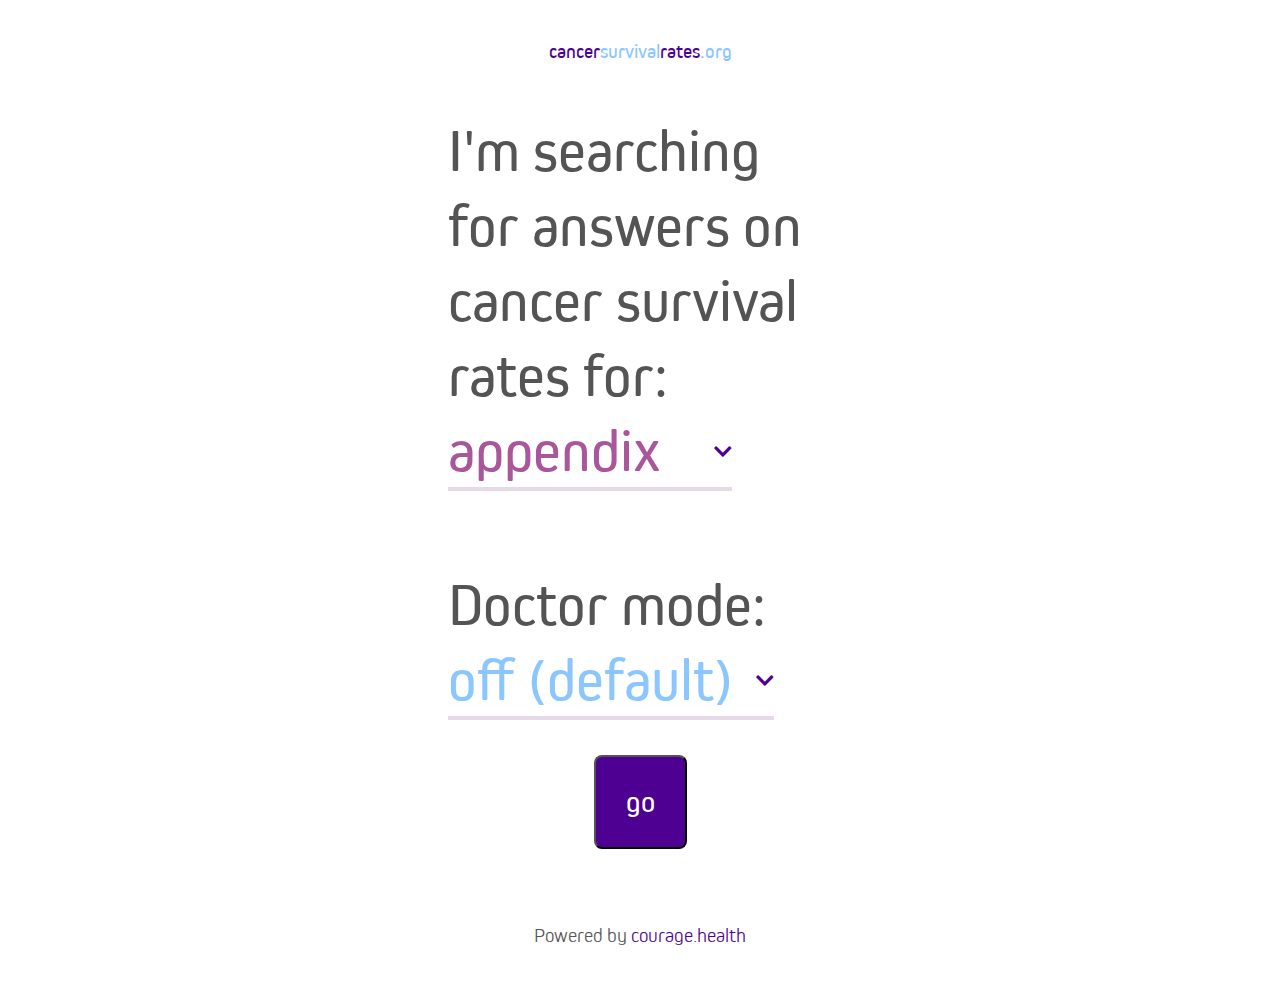
<file: STATIC/index.html>
<html lang="en-US">
<head>
    <meta charset="utf-8">
    <meta name="viewport" content="width=device-width">

    <title>cancersurvivalrates.org</title>

    <link rel="stylesheet" href="assets/fonts/fontawesome/css/fontawesome-all.css">
    <link rel="stylesheet" href="assets/css/styles.css">
    <script src="assets/scripts/index.js"></script>
    <meta name="description" content="">
</head>
<body>
    <div class="csr-layout">
        <div class="csr-layout__wrapper">
          <div class="csr-layout__header">
            <header class="csr-header">
                <div class="csr-header__logo"><span class="csr-logo_purple">cancer</span><span class="csr-logo_blue">survival</span><span class="csr-logo_purple">rates</span><span class="csr-logo_blue">.org</span></div>
            </header>
          </div>
          <div class="csr-layout__main csr-layout__main_index">
            <main class="csr-main">
              <!-- start component -->
              <div class="csr-start">
                <h1 class="csr-start__title">Tell us about yourself to get started.</h1>
                <p>
                I'm searching for answers on cancer survival rates for:<br />

                <span class="scr-start__selector-wrapper">
                  <select class="scr-start__selector scr-start__selector_bigc" id="scr-start__selector_bigc"
                  onfocus='this.size=4;' 
                  onblur='this.size=1;' 
                  onchange='this.size=1; this.blur();'>
                    <option>appendix</option>
                    <option>colon</option>
                    <option>breast</option>
                    <option>melanoma</option>
                    <option>other</option>
                    <option>other</option>
                    <option>other</option>
                    <option>other</option>
                    <option>other</option>
                    <option>other</option>
                    <option>other</option>
                    <option>other</option>
                    <option>other</option>
                    <option>other</option>
                  </select>
                  <span class="fas fa-chevron-down scr-start__selector-icon"></span>
                </span>
                </p>
                
                <p>
                  <br>
                  Doctor mode: 
                  <span class="scr-start__selector-wrapper">
                    <select class="scr-start__selector scr-start__selector_user" id="scr-start__selector_user">
                      <option value="warrior">off (default)</option>
                      <option value="doctor">on</option>
                    </select>
                    <span class="fas fa-chevron-down scr-start__selector-icon"></span>
                  </span>
                </p>
                <div class="scr-start__actions"><button type="button" class="csr-start__submit" onClick="redirCalc()">go</button></div>
              </div>
            </main>
          </div>
          <div class="csr-layout__footer">
            <footer class="csr-footer">
              <p>Powered by <a href="http://courage.health" target="new">courage.health</a></p>
            </footer>
          </div>
        </div>
    </div>
</body>
</html>
</file>
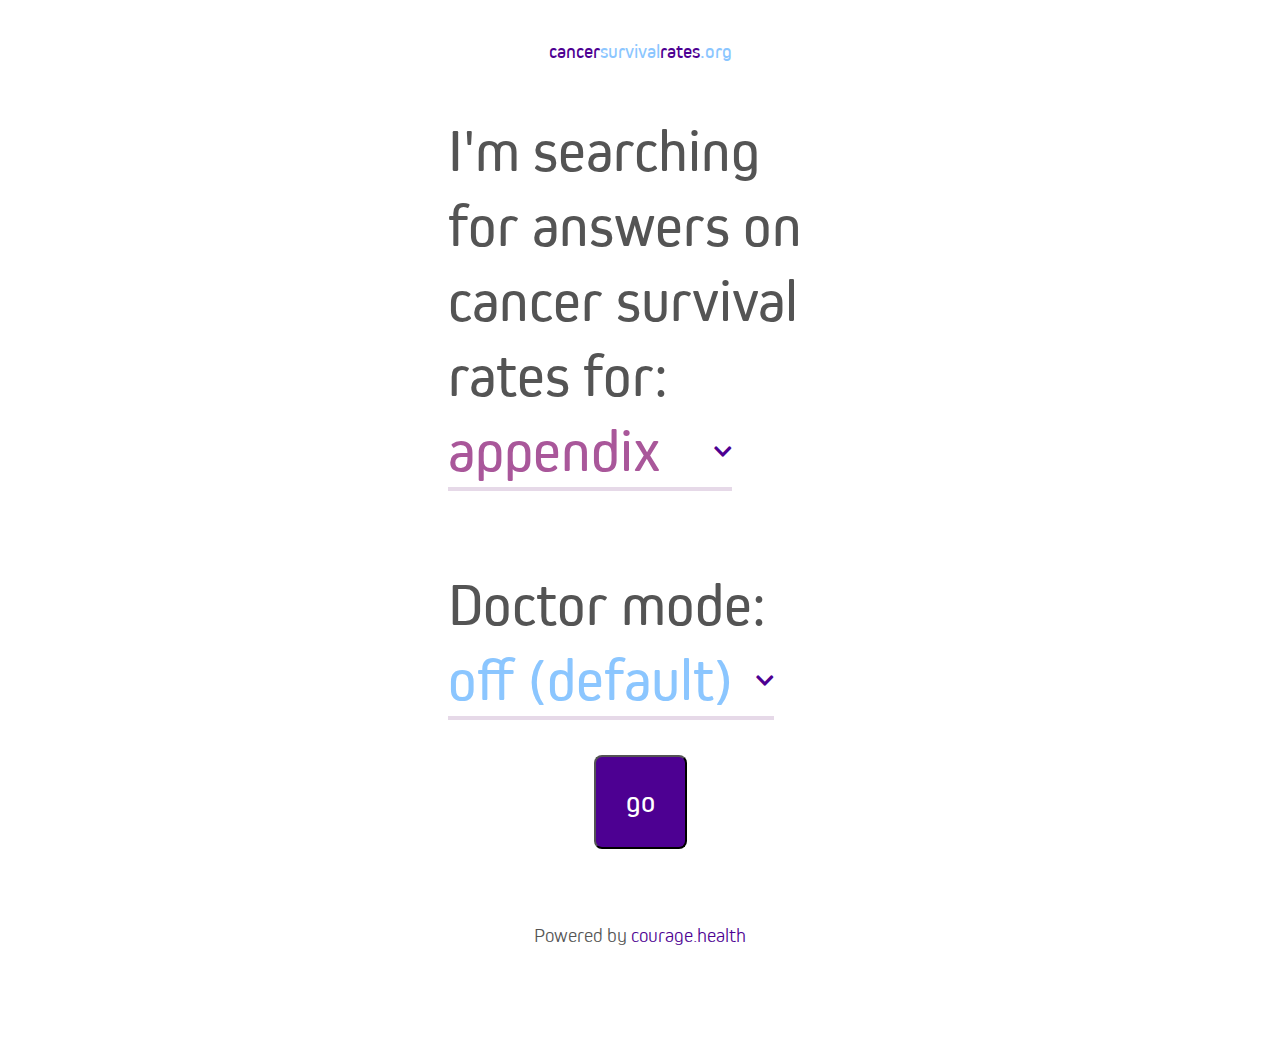
<file: STATIC/calculator.html>
<html lang="en-US">
<head>
    <meta charset="utf-8">
    <meta name="viewport" content="width=device-width">
  
    <title>cancersurvivalrates.org - Calculator</title>

    <link rel="stylesheet" href="assets/fonts/fontawesome/css/fontawesome-all.css">
    <link rel="stylesheet" href="assets/css/styles.css">

    <meta name="description" content="">
</head>
<body onLoad="getCalcInfo()">
    <div class="csr-layout">
        <div class="csr-layout__wrapper">
        
          <div class="csr-layout__header">
            <header class="csr-header">
                <div class="csr-header__logo"><span class="csr-logo_purple">cancer</span><span class="csr-logo_blue">survival</span><span class="csr-logo_purple">rates</span><span class="csr-logo_blue">.org</span></div>
            </header>
          </div>
          <div class="csr-layout__wrapper-inner">
          <div class="csr-layout__main" id="csr-layout__main">
            <main class="csr-main">

              <!-- calculator component -->
              <div class="scr-calc">
                <div class="scr-calc__header">
                  <div class="src-calc__user-type"><span></span><span class="src-calc__user-type-info">User type:</span>
                    <button class="src-calc__user-type-button"><span id="src-calc__user-info_doctor">doctor</span><span id="src-calc__user-info_warrior">warrior</span></button>
                  </div>
                  <h1 class="scr-calc__title"><span id="scr-calc__title">cancer type</span> Cancer</h1>
                  <button type="button" class="src-calc__cta-help" onClick="showBottomPanel('help')"><span class="fas fa-question-circle"></span><span class="src-calc__cta-help-text"> help</span></button>
                </div>
                <div class="scr-calc__main">
                  <div class="scr-calc__summary">
                    <div class="src-calc__results">
                        <span class="src-calc__percentage" id="src-calc__percentage" aria-live="polite">%</span>
                        <span class="src-calc__rate"><span id="src-calc__rate-years" aria-live="polite">x</span>-year<br>conditional survival rate</span>
                    </div>
                    <div class="src-calc__description">
                        <div class="src-calc__desc-text">Given a group of ten people with the same type of cancer and profile:</div>
                        <div class="src-calc__desc-visual" id="src-calc__desc-visual">
                            <span class="src-calc__desc-icon"><span class="fas fa-heart"></span></span>
                            <span class="src-calc__desc-icon"><span class="fas fa-heart"></span></span>
                            <span class="src-calc__desc-icon"><span class="fas fa-heart"></span></span>
                            <span class="src-calc__desc-icon"><span class="fas fa-heart"></span></span>
                            <span class="src-calc__desc-icon"><span class="fas fa-heart"></span></span><br>
                            <span class="src-calc__desc-icon"><span class="fas fa-heart"></span></span>
                            <span class="src-calc__desc-icon"><span class="fas fa-heart"></span></span>
                            <span class="src-calc__desc-icon"><span class="fas fa-heart"></span></span>
                            <span class="src-calc__desc-icon"><span class="fas fa-heart"></span></span>
                            <span class="src-calc__desc-icon"><span class="fas fa-heart"></span></span>
                        </div>
                    </div>
                  </div>
                  <div class="scr-calc__filters">
                    <!--These buttons trigger the visibility of the fieldsets below
                    Buttons that have been personalized get the additional class of 'src-calc__filter_personalized'
                    Button that are currently open for personalization get the additional class of 'src-calc__filter_active'-->
                    <button type="button" class="src-calc__filter src-calc__filter_sex src-calc__filter_personalized hidden" id="src-calc__filter_sex" onClick="showBottomPanel('sex')"><span class="fas fa-male"></span><span class="fas fa-female"></span> sex<span class="src-calc__filter-value" id="src-calc__filter-value_sex"></span></button>
                    <button type="button" class="src-calc__filter src-calc__filter_age src-calc__filter_personalized hidden" id="src-calc__filter_age" onClick="showBottomPanel('age')"><span class="fas fa-birthday-cake"></span> age<span class="src-calc__filter-value" id="src-calc__filter-value_age"></span></button>
                    <button type="button" class="src-calc__filter src-calc__filter_time hidden" id="src-calc__filter_time" onClick="showBottomPanel('time')"><span class="fas fa-calendar-alt"></span> diagnosed<span class="src-calc__filter-value" id="src-calc__filter-value_diagnosed"></span></button>
                    <button type="button" class="src-calc__filter src-calc__filter_stage hidden" id="src-calc__filter_stage" onClick="showBottomPanel('stage')"><span class="fas fa-tachometer-alt"></span> stage<span class="src-calc__filter-value" id="src-calc__filter-value_stage"></span></button>
                    <button type="button" class="src-calc__filter src-calc__filter_grade hidden" id="src-calc__filter_grade" onClick="showBottomPanel('grade')"><span class="fas fa-braille"></span> grade<span class="src-calc__filter-value" id="src-calc__filter-value_grade"></span></button>
                  </div>
                  
                  <div class="scr-calc__footer">
                    <button type="button" class="src-calc__filter src-calc__cta-questions src-calc__cta-questions_warrior" id="src-calc__cta-questions_warrior" onClick="showBottomPanel('questions_warrior')"><span class="fas fa-user-md"></span> questions</button>
                    <button type="button" class="src-calc__filter src-calc__cta-questions src-calc__cta-questions_doctor" id="src-calc__cta-questions_doctor" onClick="showBottomPanel('questions_doctor')"><span class="fas fa-user-md"></span> tips</button>
                    <button type="button" class="src-calc__filter src-calc__cta-share" id="src-calc__cta-share" onClick="showBottomPanel('share')"><span class="fas fa-share"></span> share</button>
                  </div>
                  
                </div> <!-- / csr-layout__wrapper-inner -->
                  
                </div>
              </div>
            </main>
          </div>

          <div class="csr-layout__bottom-panel">
                              <div class="scr-calc__help" id="scr-calc__help"> <!-- displayed by default -->
                                [how to use calculator]
                              </div>
                              <div class="scr-calc__questions_warrior hidden" id="scr-calc__questions_warrior">
                                [questions for doctor]
                              </div>
                              <div class="scr-calc__questions_doctor hidden" id="scr-calc__questions_doctor">
                                [tips on talking with your patient]
                              </div>
                              <div class="scr-calc__share hidden" id="scr-calc__share">
                                [share choices]
                              </div>
                              <div class="scr-calc__form">
                                <form>
                                  <fieldset class="scr-calc__fieldset scr-calc__fieldset_sex hidden" id="scr-calc__fieldset_sex">
                                    <h2 class="scr-calc__fieldset-title"><span class="fas fa-male"></span><span class="fas fa-female"></span> Sex</h2>
                                    <div class="src-calc__select-wrapper">
                                      <button type="button" class="src-calc__select-button" value="F" onClick="updateBigCButtons(this, 'sex')">female</button>
                                      <button type="button" class="src-calc__select-button" value="M" onClick="updateBigCButtons(this, 'sex')">male</button>
                                    </div>
                                    <!-- <input type="radio" name="sex" value="female" id="sex_female" class="scr-calc__input scr-calc__input_sex" onClick="updateBigCButtons(this)" />
                                    <label for="sex_female" class="scr-calc__label scr-calc__label_sex">Female</label>
                                    <input type="radio" name="sex" value="male" id="sex_male" class="scr-calc__input scr-calc__input_sex" onClick="updateBigCButtons(this)" />
                                    <label for="sex_male" class="scr-calc__label scr-calc__label_sex">Male</label>
                                    <button type="submit" class="scr-calc__update">Update</button> -->
                                  </fieldset>
                                  <fieldset class="scr-calc__fieldset scr-calc__fieldset_age hidden" id="scr-calc__fieldset_age">
                                    <h2 class="scr-calc__fieldset-title"><span class="fas fa-birthday-cake"></span> Age</h2>
                        
                                    <div class="csr-calc__slider-wrapper">
                                    <span class="csr-calc__slider-label">18</span>
                                    <span class="slidecontainer">
                                      <input type="range" min="18" max="92" value="55" class="slider" id="csr-calc__slider_age">
                                    </span>
                                    <span class="csr-calc__slider-label csr-calc__slider-label_right">92</span>
                                    <div><span id="csr-calc__slider-label_age">Age</span> years old</div>
                                    </div>
                        
                                    <!-- 18<input type="range" min="18" max="92" name="age" id="age" class="scr-calc__input scr-calc__input_age" />92<br />
                                    <label for="age" class="scr-calc__label scr-calc__label_age"><span>[selected value]</span> years old</label>
                                    <button type="submit" class="scr-calc__update">Update</button> -->
                                  </fieldset>
                                  <fieldset class="scr-calc__fieldset scr-calc__fieldset_stage hidden" id="scr-calc__fieldset_stage">
                                    <h2 class="scr-calc__fieldset-title"><span class="fas fa-tachometer-alt"></span> Stage</h2>
                        
                                    <div class="src-calc__select-wrapper">
                                      <button type="button" class="src-calc__select-button" value="1" onClick="updateBigCButtons(this, 'stage')">1</button>
                                      <button type="button" class="src-calc__select-button" value="2" onClick="updateBigCButtons(this, 'stage')">2</button>
                                      <button type="button" class="src-calc__select-button" value="3" onClick="updateBigCButtons(this, 'stage')">3</button>
                                      <button type="button" class="src-calc__select-button" value="4" onClick="updateBigCButtons(this, 'stage')">4</button>
                                    </div>
                        
                        

            <!--                        <input type="radio" name="stage" value="1" id="stage_1" class="scr-calc__input scr-calc__input_stage" />
                                    <label for="stage_1" class="scr-calc__label scr-calc__label_stage">1</label>
                                    <input type="radio" name="stage" value="1" id="stage_2" class="scr-calc__input scr-calc__input_stage" />
                                    <label for="stage_2" class="scr-calc__label scr-calc__label_stage">2</label>
                                    <input type="radio" name="stage" value="1" id="stage_3" class="scr-calc__input scr-calc__input_stage" />
                                    <label for="stage_3" class="scr-calc__label scr-calc__label_stage">3</label>
                                    <input type="radio" name="stage" value="1" id="stage_4" class="scr-calc__input scr-calc__input_stage" />
                                    <label for="stage_4" class="scr-calc__label scr-calc__label_stage">4</label>
                                    <button type="submit" class="scr-calc__update">Update</button> -->
                                  </fieldset>
                                  <fieldset class="scr-calc__fieldset scr-calc__fieldset_grade hidden" id="scr-calc__fieldset_grade">
                                    <h2 class="scr-calc__fieldset-title"><span class="fas fa-braille"></span> Grade</h2>



                                    <div class="src-calc__select-wrapper src-calc__select-wrapper_grade">
                                      <button type="button" class="src-calc__select-button" value="Well" onClick="updateBigCButtons(this, 'grade')">Well-differentiated</button>
                                      <button type="button" class="src-calc__select-button" value="Moderately" onClick="updateBigCButtons(this, 'grade')">Moderately-differentiated</button>
                                      <button type="button" class="src-calc__select-button" value="Poorly" onClick="updateBigCButtons(this, 'grade')">Poorly or undifferentiated</button>
                                    </div>

                                    <!-- <input type="radio" name="grade" value="undifferentiated" id="grade_undifferentiated" class="scr-calc__input scr-calc__input_grade" />
                                    <label for="grade_undifferentiated" class="scr-calc__label scr-calc__label_grade">Undifferentiated</label>
                                    <input type="radio" name="grade" value="moderate" id="grade_moderate" class="scr-calc__input scr-calc__input_grade" />
                                    <label for="grade_moderate" class="scr-calc__label scr-calc__label_grade">Moderately differentiated</label>
                                    <input type="radio" name="grade" value="well" id="grade_well" class="scr-calc__input scr-calc__input_grade" />
                                    <label for="grade_well" class="scr-calc__label scr-calc__label_grade">Well differentiated</label>
                                    <input type="radio" name="grade" value="unknown" id="grade_unknown" class="scr-calc__input scr-calc__input_grade" />
                                    <label for="grade_unknown" class="scr-calc__label scr-calc__label_grade">Poorly or undifferentiated</label>
                                    <button type="submit" class="scr-calc__update">Update</button> -->
                                  </fieldset>
                                  <fieldset class="scr-calc__fieldset scr-calc__fieldset_time hidden" id="scr-calc__fieldset_time">
                                    <!--sliders have very little functionality that works across browsers. To get the full behavior you described,
                                    you will need to install a widget-->
                                    <h2 class="scr-calc__fieldset-title"><span class="fas fa-calendar-alt"></span> Diagnosed</h2>


                                    <div class="csr-calc__slider-wrapper">
                                    <span class="csr-calc__slider-label">Today</span>
                                    <span class="slidecontainer">
                                      <input type="range" min="0" max="36" value="18" class="slider" id="csr-calc__slider_time">
                                    </span>
                                    <span class="csr-calc__slider-label csr-calc__slider-label_right">36</span>
                                    <div><span id="csr-calc__slider-label_time">X</span> <span id="diagnosisMonthsLabel">months</span> ago</div>
                                    </div>


<!--                                    Today<input type="range" min="0" max="36" name="time" id="time" class="scr-calc__input scr-calc__input_time" />36 months ago<br />
                                    <label for="age" class="scr-calc__label scr-calc__label_age"><span>[selected value]</span> months ago</label>
                                    <button type="submit" class="scr-calc__update">Update</button> -->
                                  </fieldset>
                                </form>
                              </div>
            
            </div>

          <div class="csr-layout__footer">
            <footer class="csr-footer">
              <p>Powered by <a href="http://courage.health" target="new">courage.health</a></p>
            </footer>
          </div>
        </div>
    </div>



<script src="assets/scripts/calculator.js"></script>


</body>
</html>
</file>
<file: STATIC/assets/css/styles.css>
@font-face {
  font-family: "Kiro";
  src: url("../fonts/kiro/Kiro_W03_Regular/Kiro_W03_Regular.eot");
  /* IE9 Compat Modes */
  src: url("../fonts/kiro/Kiro_W03_Regular/Kiro_W03_Regular.eot?#iefix") format("embedded-opentype"), url("../fonts/kiro/Kiro_W03_Regular/Kiro_W03_Regular.woff2") format("woff2"), url("../fonts/kiro/Kiro_W03_Regular/Kiro_W03_Regular.woff") format("woff"), url("../fonts/kiro/Kiro_W03_Regular/Kiro_W03_Regular.ttf") format("truetype"), url("../fonts/kiro/Kiro_W03_Regular/Kiro_W03_Regular.svg#svgFontName") format("svg");
  /* Legacy iOS */
}
@font-face {
  font-family: "KiroBold";
  src: url("../fonts/kiro/Kiro_W03_ExtraBold/Kiro_W03_ExtraBold.eot");
  /* IE9 Compat Modes */
  src: url("../fonts/kiro/Kiro_W03_ExtraBold/Kiro_W03_ExtraBold.eot?#iefix") format("embedded-opentype"), url("../fonts/kiro/Kiro_W03_ExtraBold/Kiro_W03_ExtraBold.woff2") format("woff2"), url("../fonts/kiro/Kiro_W03_ExtraBold/Kiro_W03_ExtraBold.woff") format("woff"), url("../fonts/kiro/Kiro_W03_ExtraBold/Kiro_W03_ExtraBold.ttf") format("truetype"), url("../fonts/kiro/Kiro_W03_ExtraBold/Kiro_W03_ExtraBold.svg#svgFontName") format("svg");
  /* Legacy iOS */
}
@font-face {
  font-family: "KiroLight";
  src: url("../fonts/kiro/Kiro_W03_Light/Kiro_W03_Light.eot");
  /* IE9 Compat Modes */
  src: url("../fonts/kiro/Kiro_W03_Light/Kiro_W03_Light.eot?#iefix") format("embedded-opentype"), url("../fonts/kiro/Kiro_W03_Light/Kiro_W03_Light.woff2") format("woff2"), url("../fonts/kiro/Kiro_W03_Light/Kiro_W03_Light.woff") format("woff"), url("../fonts/kiro/Kiro_W03_Light/Kiro_W03_Light.ttf") format("truetype"), url("../fonts/kiro/Kiro_W03_Light/Kiro_W03_Light.svg#svgFontName") format("svg");
  /* Legacy iOS */
}
html {
  font-size: 20px;
  font-family: "Kiro", Arial, sans-serif;
  color: #545454;
}

@media only screen and (max-width: 600px) {
  html {
    font-size: 14px;
  }
}
body {
  margin: 0;
  padding: 1rem;
}

a {
  color: #4D0092;
  text-decoration: none;
}
a:hover {
  text-decoration: underline;
}

.hidden {
  display: none;
}

.csr-header__logo {
  text-align: center;
}

.csr-logo_purple {
  color: #4D0092;
}

.csr-logo_blue {
  color: #8BC6FF;
}

.csr-layout {
  display: flex;
  align-items: center;
  justify-content: center;
}

.csr-layout__wrapper {
  width: 425px;
}

.csr-layout__main_index {
  padding: 2rem 1rem;
}

.csr-layout__wrapper-inner {
  position: relative;
  background: white;
  border: 1px solid #dddbda;
  border-radius: 5px;
  background-clip: padding-box;
  box-shadow: 0 2px 2px 0 rgba(0, 0, 0, 0.1);
}

.csr-layout__header {
  margin-bottom: 0.5rem;
  margin-top: 1rem;
}

.scr-calc__main {
  padding: 1rem 0.5rem;
}

.csr-layout__footer {
  text-align: center;
  font-family: "KiroLight", Arial, sans-serif !important;
}

.csr-start {
  font-size: 3rem;
  line-height: 3.75rem;
}
.csr-start p {
  margin: 0;
}

.csr-start div,
.csr-start button {
  z-index: 1;
}

.csr-start__title {
  position: absolute;
  top: 0;
  left: -5000px;
  width: 1px;
  height: 1px;
  margin: -1px;
  padding: 0;
  overflow: hidden;
  clip: rect(0, 0, 0, 0);
  border: 0;
}

.scr-start__selector-wrapper {
  position: relative;
  display: inline-block;
  border-bottom: 4px solid #E6D9E8;
}

.scr-start__selector {
  background-color: transparent;
  border: none;
  margin: 0;
  padding: 0;
  border: 0;
  border-radius: 0;
  -webkit-appearance: none;
  -webkit-border-radius: 0px;
  font-size: inherit;
  line-height: inherit;
  font-family: inherit;
  position: relative;
  z-index: 3;
  padding-right: 2rem;
}
.scr-start__selector.scr-start__selector_user {
  color: #8BC6FF;
}
.scr-start__selector.scr-start__selector_bigc {
  color: #A9579A;
}

.scr-start__selector-icon {
  font-size: 1rem;
  color: #4D0092;
  position: absolute;
  z-index: 2;
  top: 1.5rem;
  right: 0;
}
.scr-start__selector-icon .fa-angle-down {
  display: none;
}
.scr-start__selector-icon.scr-start__selector-icon_is-open .fa-angle-down {
  display: inline-block;
}
.scr-start__selector-icon.scr-start__selector-icon_is-open .fa-angle-right {
  display: none;
}

.scr-start__selector:focus + .scr-start__selector-icon {
  color: transparent;
}

.scr-start__selector-text {
  font-family: "KiroBold", Arial, sans-serif;
  display: inline-block;
  text-align: left;
  width: 150px;
  color: #4D0092;
  border-bottom: 3px solid #4D0092;
  font-size: 1rem;
  padding-bottom: 3px;
}

.scr-start__menu {
  width: 150px;
  position: absolute;
  border: 1px solid #dddbda;
  background-color: #fff;
  z-index: 99;
  overflow: visible;
  top: 45px;
  display: none;
  border-bottom-left-radius: 5px;
  border-bottom-right-radius: 5px;
  box-shadow: 0px 4px 3px 0px rgba(0, 0, 0, 0.51);
}
.scr-start__menu.scr-start__menu_is-open {
  display: block;
}

.scr-start__menu-btn {
  display: block;
  border: none;
  width: 100%;
  padding: 5px;
  font-size: 1rem;
  z-index: 99;
  background: transparent;
}
.scr-start__menu-btn:last-child {
  border-bottom-left-radius: 5px;
  border-bottom-right-radius: 5px;
}
.scr-start__menu-btn:hover {
  background-color: #efefef;
}

.scr-start__actions {
  width: 100%;
  text-align: center;
  margin-top: 1rem;
}

.csr-start__submit {
  font-size: 1.5rem;
  line-height: 1.5rem;
  border-radius: 8px;
  padding: 30px;
  background-color: #4D0092;
  color: #fff;
  margin: 15px auto;
  font-family: inherit;
}

.scr-calc__header {
  width: 100%;
  display: flex;
  justify-content: space-between;
  align-items: center;
  border: 1px solid transparent;
  border-top-left-radius: 4px;
  border-top-right-radius: 4px;
  box-sizing: border-box;
}
.csr-layout__main_colon .scr-calc__header {
  background-color: #3566C2;
  color: #fff;
}
.csr-layout__main_breast .scr-calc__header {
  background-color: #C24F72;
  color: #fff;
}
.csr-layout__main_melanoma .scr-calc__header {
  background-color: #C21824;
  color: #fff;
}
.csr-layout__main_appendix .scr-calc__header {
  background-color: #FFCC33;
  color: #545454;
}

.scr-calc__title {
  font-size: 1.25rem;
  text-transform: capitalize;
  font-family: "KiroLight", Arial, sans-serif !important;
}

.src-calc__user-type {
  position: relative;
  background: #fff;
  border-radius: 34px;
  font-size: 0.75rem;
  line-height: 1.25rem;
  color: #000;
  padding: 0 10px 0 25px;
  margin-left: 20px;
}
.src-calc__user-type > span:first-child {
  display: block;
  position: absolute;
  top: 0.25rem;
  left: 5px;
  width: 15px;
  height: 15px;
  border-radius: 50%;
}
.csr-layout__main_colon .src-calc__user-type > span:first-child {
  background-color: #3566C2;
  color: #fff;
}
.csr-layout__main_breast .src-calc__user-type > span:first-child {
  background-color: #C24F72;
  color: #fff;
}
.csr-layout__main_melanoma .src-calc__user-type > span:first-child {
  background-color: #C21824;
  color: #fff;
}
.csr-layout__main_appendix .src-calc__user-type > span:first-child {
  background-color: #FFCC33;
  color: #545454;
}
.src-calc__user-type .src-calc__user-type-info {
  position: absolute;
  top: 0;
  left: -5000px;
  width: 1px;
  height: 1px;
  margin: -1px;
  padding: 0;
  overflow: hidden;
  clip: rect(0, 0, 0, 0);
  border: 0;
}

@media only screen and (max-width: 600px) {
  .src-calc__user-type > span:first-child {
    top: 0.1rem;
  }
}
.src-calc__user-type-button {
  border: none;
  margin: 0;
  padding: 0;
  width: auto;
  overflow: visible;
  font-family: "KiroLight", Arial, sans-serif !important;
  background: transparent;
  /* inherit font & color from ancestor */
  color: inherit;
  font: inherit;
  /* Normalize `line-height`. Cannot be changed from `normal` in Firefox 4+. */
  line-height: normal;
  /* Corrects font smoothing for webkit */
  -webkit-font-smoothing: inherit;
  -moz-osx-font-smoothing: inherit;
  /* Corrects inability to style clickable `input` types in iOS */
  -webkit-appearance: none;
  border-radius: 0.5rem;
  padding: 0.2rem 0.4rem;
  text-align: center;
}

.scr-calc__summary {
  margin-bottom: 1rem;
}

.scr-calc__fieldset {
  border: none;
}

.scr-calc__fieldset-title {
  font-family: "KiroLight", Arial, sans-serif !important;
  text-align: center;
  margin-top: 0;
}

.src-calc__cta-help {
  border: none;
  background: transparent;
  color: #fff;
  font-size: 1.25rem;
  margin-right: 0.5rem;
  margin-left: 56px;
}

.src-calc__cta-help-text {
  position: absolute;
  top: 0;
  left: -5000px;
  width: 1px;
  height: 1px;
  margin: -1px;
  padding: 0;
  overflow: hidden;
  clip: rect(0, 0, 0, 0);
  border: 0;
}

.src-calc__results {
  border-bottom: 1px solid #dddbda;
}

.src-calc__percentage {
  font-family: "KiroBold", Arial, sans-serif;
  font-size: 4rem;
  line-height: 4.5rem;
  display: inline-block;
  width: 40%;
  vertical-align: middle;
  text-align: center;
}
.csr-layout__main_colon .src-calc__percentage {
  color: #3566C2;
}
.csr-layout__main_breast .src-calc__percentage {
  color: #C24F72;
}
.csr-layout__main_melanoma .src-calc__percentage {
  color: #C21824;
}
.csr-layout__main_appendix .src-calc__percentage {
  color: #FFCC33;
}

.src-calc__rate {
  display: inline-block;
  vertical-align: middle;
  width: 55%;
  box-sizing: border-box;
  padding-left: 1rem;
  text-align: center;
}

.src-calc__description {
  display: flex;
  justify-content: space-between;
  margin-top: 1rem;
  min-height: 3rem;
  padding-bottom: 1rem;
  border-bottom: 1px solid #dddbda;
}

.src-calc__desc-text {
  width: 50%;
  display: inline-block;
}

.src-calc__desc-visual {
  width: 50%;
  display: inline-block;
  text-align: right;
}

.src-calc__desc-icon {
  display: inline-block;
  margin-bottom: 0.5rem;
  color: #ccc;
  font-size: 1.5rem;
}
.csr-layout__main_colon .src-calc__desc-icon.src-calc__desc-icon_selected {
  color: #3566C2;
}
.csr-layout__main_breast .src-calc__desc-icon.src-calc__desc-icon_selected {
  color: #C24F72;
}
.csr-layout__main_melanoma .src-calc__desc-icon.src-calc__desc-icon_selected {
  color: #C21824;
}
.csr-layout__main_appendix .src-calc__desc-icon.src-calc__desc-icon_selected {
  color: #FFCC33;
}

.scr-calc__footer {
  position: relative;
  padding-right: 100px;
  min-height: 3rem;
  font-size: 0.9rem;
}

.scr-calc__filters {
  min-height: 3rem;
  font-size: 0.9rem;
}

.src-calc__filter {
  border: none;
  margin: 0;
  padding: 0;
  width: auto;
  overflow: visible;
  font-family: "KiroLight", Arial, sans-serif !important;
  background: transparent;
  /* inherit font & color from ancestor */
  color: inherit;
  font: inherit;
  /* Normalize `line-height`. Cannot be changed from `normal` in Firefox 4+. */
  line-height: normal;
  /* Corrects font smoothing for webkit */
  -webkit-font-smoothing: inherit;
  -moz-osx-font-smoothing: inherit;
  /* Corrects inability to style clickable `input` types in iOS */
  -webkit-appearance: none;
  border-radius: 0.5rem;
  padding: 0.2rem 0.4rem;
  text-align: center;
  padding: 0.3rem 0.6rem;
  margin-bottom: 0.5rem;
  color: #fff;
}
.csr-layout__main_colon .src-calc__filter {
  background-color: #3566C2;
  color: #fff;
}
.csr-layout__main_breast .src-calc__filter {
  background-color: #C24F72;
  color: #fff;
}
.csr-layout__main_melanoma .src-calc__filter {
  background-color: #C21824;
  color: #fff;
}
.csr-layout__main_appendix .src-calc__filter {
  background-color: #FFCC33;
  color: #545454;
}
.csr-layout__main_colon .src-calc__filter_active {
  background-color: #2a519a;
}
.csr-layout__main_breast .src-calc__filter_active {
  background-color: #a5395a;
}
.csr-layout__main_melanoma .src-calc__filter_active {
  background-color: #95121c;
}
.csr-layout__main_appendix .src-calc__filter_active {
  background-color: #ffbf00;
}
.src-calc__filter.src-calc__cta-share {
  position: absolute;
  right: 0;
  top: 0;
}

.src-calc__select-button {
  border: none;
  margin: 0;
  padding: 0;
  width: auto;
  overflow: visible;
  font-family: "KiroLight", Arial, sans-serif !important;
  background: transparent;
  /* inherit font & color from ancestor */
  color: inherit;
  font: inherit;
  /* Normalize `line-height`. Cannot be changed from `normal` in Firefox 4+. */
  line-height: normal;
  /* Corrects font smoothing for webkit */
  -webkit-font-smoothing: inherit;
  -moz-osx-font-smoothing: inherit;
  /* Corrects inability to style clickable `input` types in iOS */
  -webkit-appearance: none;
  border-radius: 0.5rem;
  padding: 0.2rem 0.4rem;
  text-align: center;
  display: inline-block;
  background-color: #4D0092;
  color: #fff;
  padding: 0.3rem 0.6rem;
  font-size: 1.2rem;
  margin-bottom: 0.5rem;
  margin-left: 0.25rem;
  margin-right: 0.25rem;
}
.src-calc__select-button.active {
  background-color: #A9579A;
}
.src-calc__select-wrapper_grade .src-calc__select-button {
  margin-bottom: 1rem;
}

/* bottom panel */
.csr-layout__bottom-panel {
  padding: 2rem;
  background-color: #efefef;
  text-align: center;
  min-height: 10rem;
  margin-top: 1rem;
}

/* SLIDER */
.csr-calc__slider-wrapper {
  font-size: 1.1rem;
}

.csr-calc__slider-label_right {
  margin-left: 0.1rem;
}

.slidecontainer {
  display: inline-block;
  width: 60%;
  /* Width of the outside container */
}

/* The slider itself */
.slider {
  -webkit-appearance: none;
  /* Override default CSS styles */
  appearance: none;
  width: 100%;
  /* Full-width */
  height: 25px;
  /* Specified height */
  background: #d3d3d3;
  /* Grey background */
  outline: none;
  /* Remove outline */
  opacity: 0.7;
  /* Set transparency (for mouse-over effects on hover) */
  -webkit-transition: 0.2s;
  /* 0.2 seconds transition on hover */
  transition: opacity 0.2s;
}

/* Mouse-over effects */
.slider:hover {
  opacity: 1;
  /* Fully shown on mouse-over */
}

/* The slider handle (use -webkit- (Chrome, Opera, Safari, Edge) and -moz- (Firefox) to override default look) */
.slider::-webkit-slider-thumb {
  -webkit-appearance: none;
  /* Override default look */
  appearance: none;
  width: 25px;
  /* Set a specific slider handle width */
  height: 25px;
  /* Slider handle height */
  background: #4D0092;
  /* Purple background */
  cursor: pointer;
  /* Cursor on hover */
}

.slider::-moz-range-thumb {
  width: 25px;
  /* Set a specific slider handle width */
  height: 25px;
  /* Slider handle height */
  background: #4D0092;
  /* Purple background */
  cursor: pointer;
  /* Cursor on hover */
}

/* END SLIDER */
.scr-calc__update {
  display: block;
  font-size: 1.5rem;
  line-height: 1.5rem;
  border-radius: 8px;
  padding: 10px 150px 15px 150px;
  background-color: #4D0092;
  color: #fff;
  margin: 15px auto;
}

/*# sourceMappingURL=STATIC/assets/css/styles.css.map */
</file>
